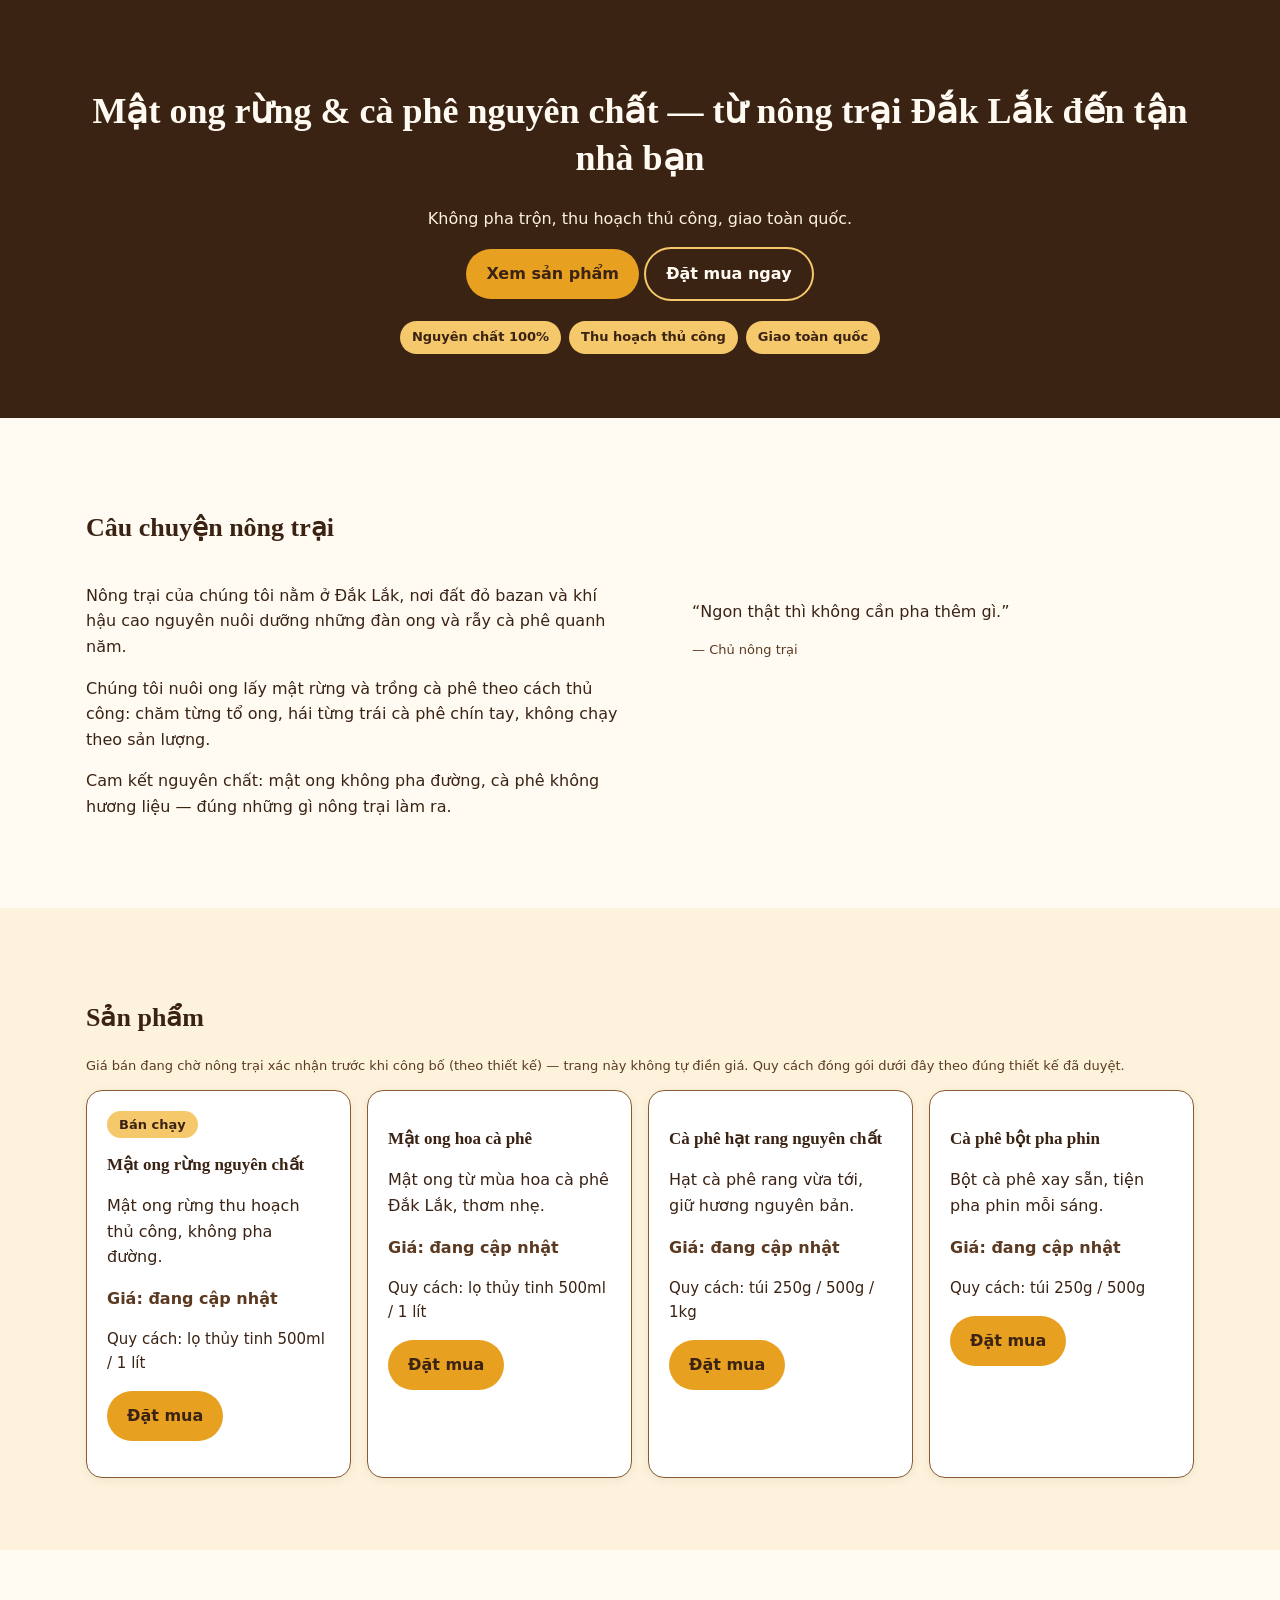
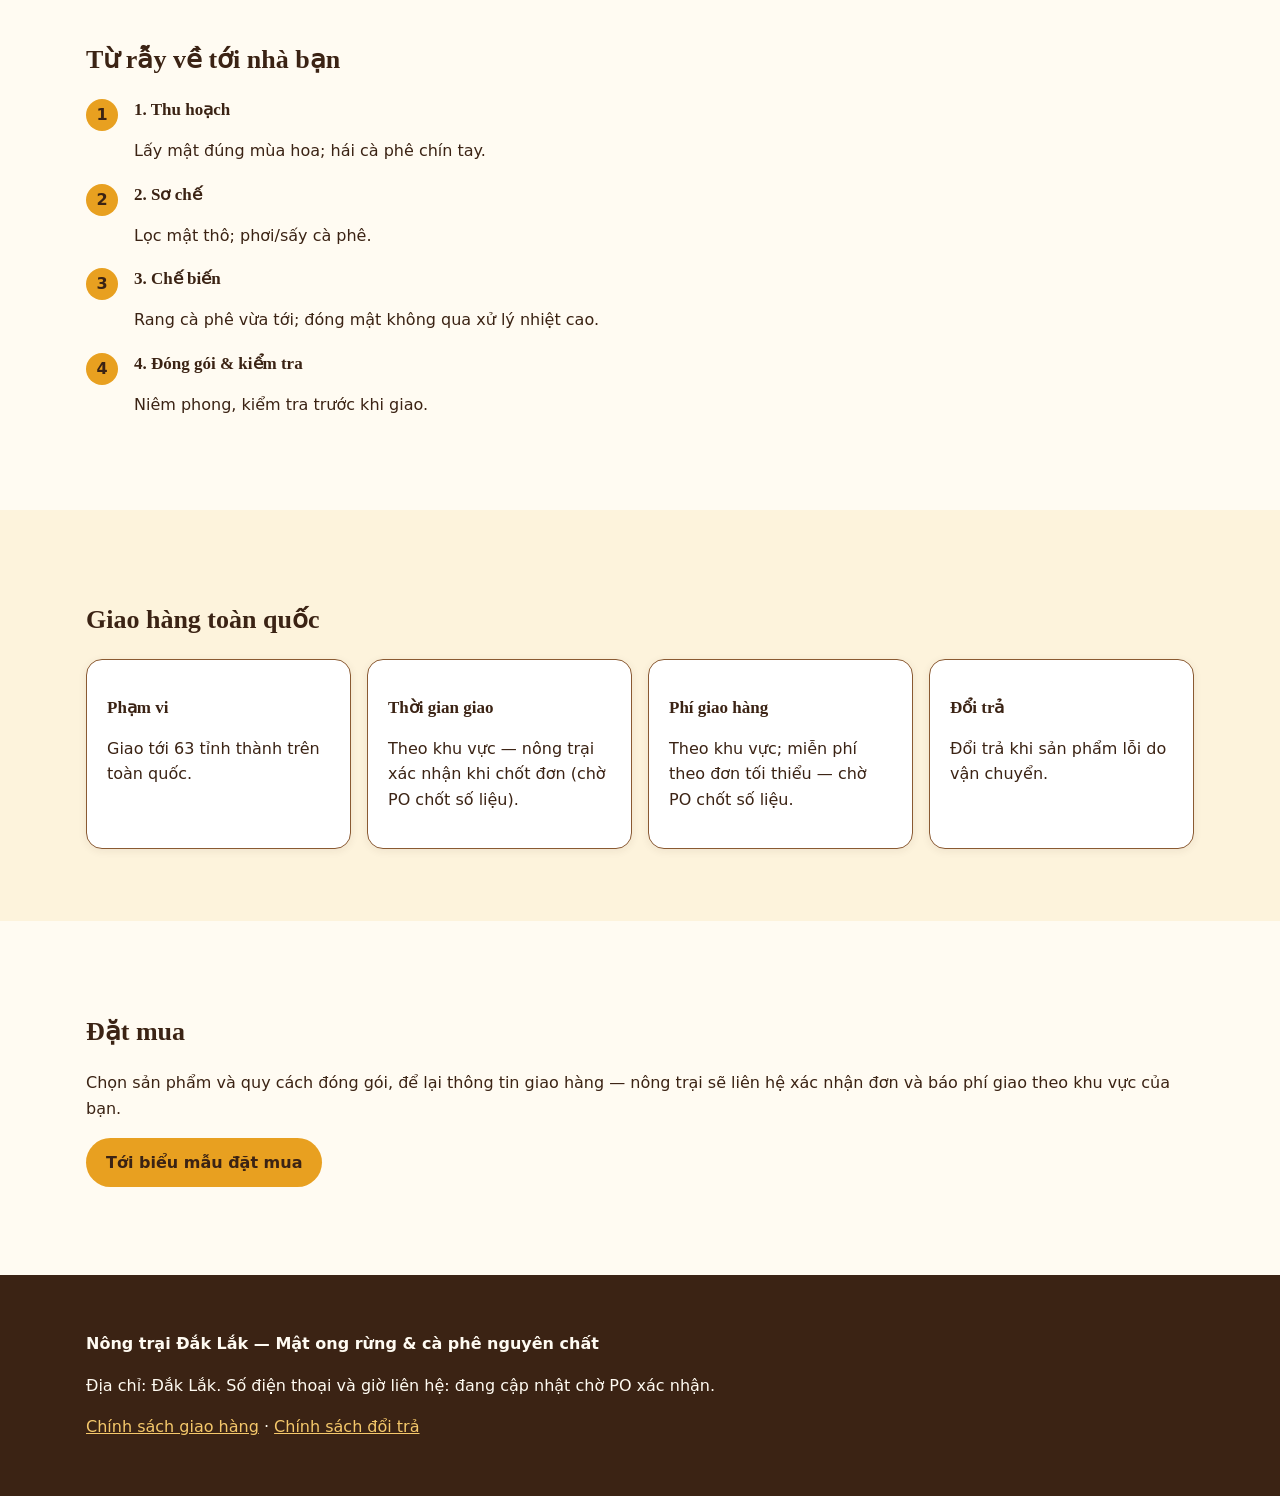
<file: index.html>
<!DOCTYPE html>
<html lang="vi">
<head>
<meta charset="UTF-8">
<meta name="viewport" content="width=device-width, initial-scale=1.0">
<title>Mật ong rừng &amp; cà phê nguyên chất — Nông trại Đắk Lắk</title>
<link rel="stylesheet" href="styles.css">
</head>
<body>
<header class="hero">
  <div class="container">
    <h1>Mật ong rừng &amp; cà phê nguyên chất — từ nông trại Đắk Lắk đến tận nhà bạn</h1>
    <p>Không pha trộn, thu hoạch thủ công, giao toàn quốc.</p>
    <p>
      <a class="btn btn-primary" href="#san-pham">Xem sản phẩm</a>
      <a class="btn btn-outline" href="dat-mua.html">Đặt mua ngay</a>
    </p>
    <div class="badges">
      <span class="badge">Nguyên chất 100%</span>
      <span class="badge">Thu hoạch thủ công</span>
      <span class="badge">Giao toàn quốc</span>
    </div>
  </div>
</header>
<main>
  <section id="cau-chuyen">
    <div class="container">
      <h2>Câu chuyện nông trại</h2>
      <div class="story">
        <div>
          <p>Nông trại của chúng tôi nằm ở Đắk Lắk, nơi đất đỏ bazan và khí hậu cao nguyên nuôi dưỡng những đàn ong và rẫy cà phê quanh năm.</p>
          <p>Chúng tôi nuôi ong lấy mật rừng và trồng cà phê theo cách thủ công: chăm từng tổ ong, hái từng trái cà phê chín tay, không chạy theo sản lượng.</p>
          <p>Cam kết nguyên chất: mật ong không pha đường, cà phê không hương liệu — đúng những gì nông trại làm ra.</p>
        </div>
        <blockquote><p>“Ngon thật thì không cần pha thêm gì.”</p><p class="note">— Chủ nông trại</p></blockquote>
      </div>
    </div>
  </section>

  <section id="san-pham">
    <div class="container">
      <h2>Sản phẩm</h2>
      <p class="note">Giá bán đang chờ nông trại xác nhận trước khi công bố (theo thiết kế) — trang này không tự điền giá. Quy cách đóng gói dưới đây theo đúng thiết kế đã duyệt.</p>
      <div class="grid grid-products">
        <article class="card">
          <span class="badge">Bán chạy</span>
          <h3>Mật ong rừng nguyên chất</h3>
          <p>Mật ong rừng thu hoạch thủ công, không pha đường.</p>
          <p class="price">Giá: đang cập nhật</p>
          <p class="pack">Quy cách: lọ thủy tinh 500ml / 1 lít</p>
          <p><a class="btn btn-primary" href="dat-mua.html?san-pham=mat-ong-rung">Đặt mua</a></p>
        </article>
        <article class="card">
          <h3>Mật ong hoa cà phê</h3>
          <p>Mật ong từ mùa hoa cà phê Đắk Lắk, thơm nhẹ.</p>
          <p class="price">Giá: đang cập nhật</p>
          <p class="pack">Quy cách: lọ thủy tinh 500ml / 1 lít</p>
          <p><a class="btn btn-primary" href="dat-mua.html?san-pham=mat-ong-hoa-ca-phe">Đặt mua</a></p>
        </article>
        <article class="card">
          <h3>Cà phê hạt rang nguyên chất</h3>
          <p>Hạt cà phê rang vừa tới, giữ hương nguyên bản.</p>
          <p class="price">Giá: đang cập nhật</p>
          <p class="pack">Quy cách: túi 250g / 500g / 1kg</p>
          <p><a class="btn btn-primary" href="dat-mua.html?san-pham=ca-phe-hat">Đặt mua</a></p>
        </article>
        <article class="card">
          <h3>Cà phê bột pha phin</h3>
          <p>Bột cà phê xay sẵn, tiện pha phin mỗi sáng.</p>
          <p class="price">Giá: đang cập nhật</p>
          <p class="pack">Quy cách: túi 250g / 500g</p>
          <p><a class="btn btn-primary" href="dat-mua.html?san-pham=ca-phe-bot">Đặt mua</a></p>
        </article>
      </div>
    </div>
  </section>

  <section id="quy-trinh">
    <div class="container">
      <h2>Từ rẫy về tới nhà bạn</h2>
      <div class="steps">
        <div class="step"><h3>1. Thu hoạch</h3><p>Lấy mật đúng mùa hoa; hái cà phê chín tay.</p></div>
        <div class="step"><h3>2. Sơ chế</h3><p>Lọc mật thô; phơi/sấy cà phê.</p></div>
        <div class="step"><h3>3. Chế biến</h3><p>Rang cà phê vừa tới; đóng mật không qua xử lý nhiệt cao.</p></div>
        <div class="step"><h3>4. Đóng gói &amp; kiểm tra</h3><p>Niêm phong, kiểm tra trước khi giao.</p></div>
      </div>
    </div>
  </section>

  <section id="giao-hang">
    <div class="container">
      <h2>Giao hàng toàn quốc</h2>
      <div class="grid grid-info">
        <div class="card"><h3>Phạm vi</h3><p>Giao tới 63 tỉnh thành trên toàn quốc.</p></div>
        <div class="card"><h3>Thời gian giao</h3><p>Theo khu vực — nông trại xác nhận khi chốt đơn (chờ PO chốt số liệu).</p></div>
        <div class="card"><h3>Phí giao hàng</h3><p>Theo khu vực; miễn phí theo đơn tối thiểu — chờ PO chốt số liệu.</p></div>
        <div class="card"><h3>Đổi trả</h3><p>Đổi trả khi sản phẩm lỗi do vận chuyển.</p></div>
      </div>
    </div>
  </section>

  <section id="dat-mua">
    <div class="container">
      <h2>Đặt mua</h2>
      <p>Chọn sản phẩm và quy cách đóng gói, để lại thông tin giao hàng — nông trại sẽ liên hệ xác nhận đơn và báo phí giao theo khu vực của bạn.</p>
      <p><a class="btn btn-primary" href="dat-mua.html">Tới biểu mẫu đặt mua</a></p>
    </div>
  </section>
</main>
<footer>
  <div class="container">
    <p><strong>Nông trại Đắk Lắk — Mật ong rừng &amp; cà phê nguyên chất</strong></p>
    <p>Địa chỉ: Đắk Lắk. Số điện thoại và giờ liên hệ: đang cập nhật chờ PO xác nhận.</p>
    <p><a href="#giao-hang">Chính sách giao hàng</a> · <a href="#giao-hang">Chính sách đổi trả</a></p>
  </div>
</footer>
<div class="sticky-cta"><a class="btn btn-primary" href="dat-mua.html">Đặt mua ngay</a></div>
</body>
</html>
</file>
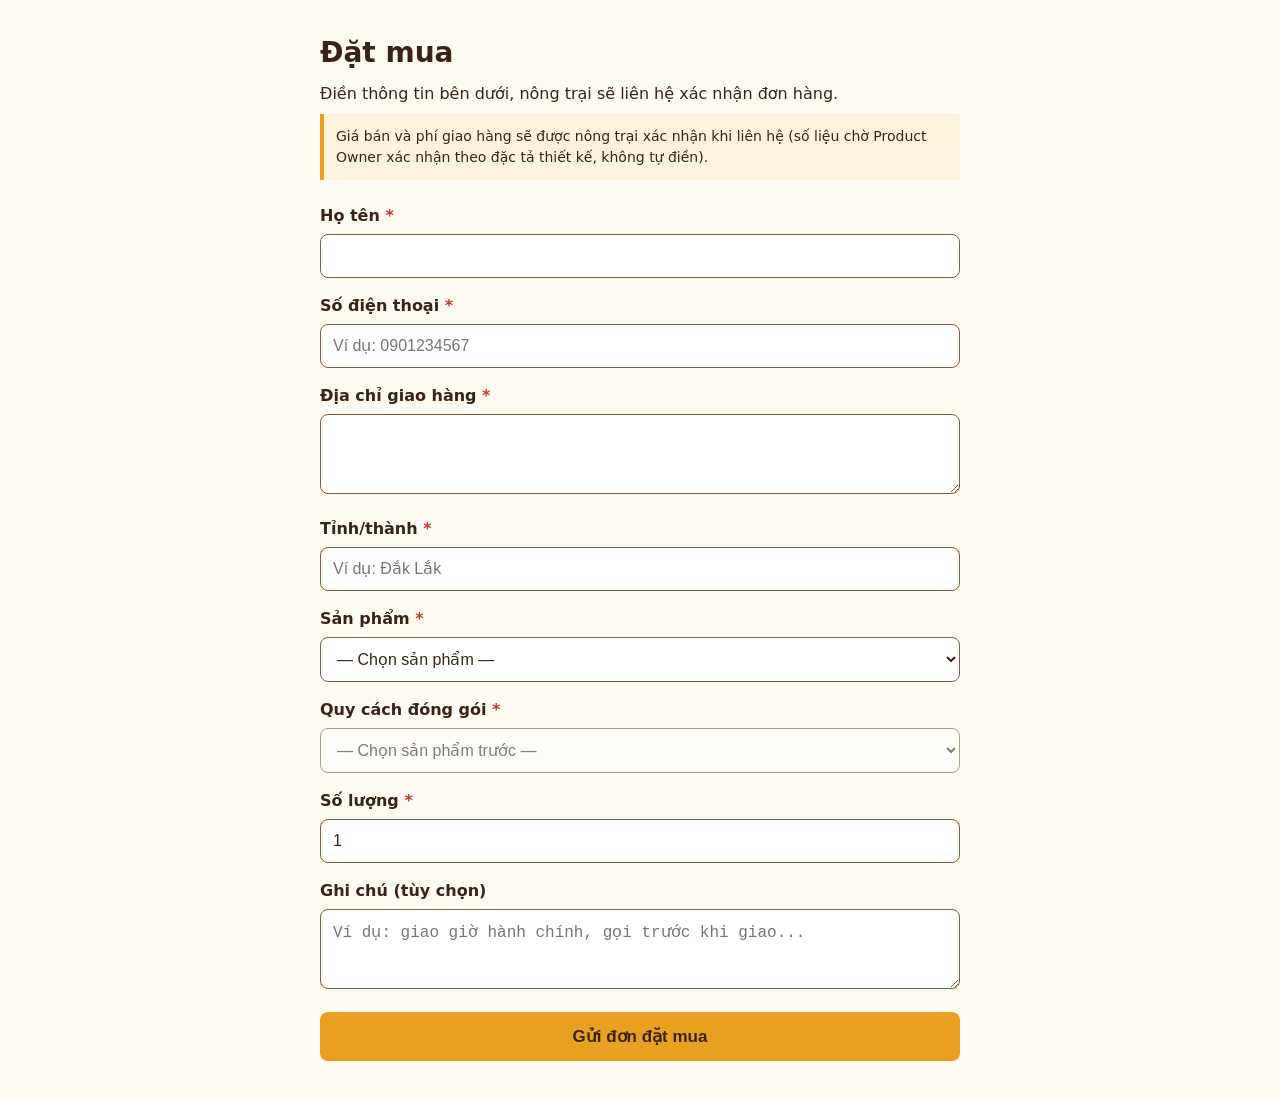
<file: dat-mua.html>
<!DOCTYPE html>
<html lang="vi">
<head>
<meta charset="UTF-8">
<meta name="viewport" content="width=device-width, initial-scale=1.0">
<title>Đặt mua — Nông trại Đắk Lắk: Mật ong rừng &amp; Cà phê nguyên chất</title>
<link rel="stylesheet" href="dat-mua.css">
</head>
<body>
<main class="page">
  <section class="order">
    <h1>Đặt mua</h1>
    <p class="intro">Điền thông tin bên dưới, nông trại sẽ liên hệ xác nhận đơn hàng.</p>
    <p class="note">Giá bán và phí giao hàng sẽ được nông trại xác nhận khi liên hệ (số liệu chờ Product Owner xác nhận theo đặc tả thiết kế, không tự điền).</p>

    <form id="order-form" novalidate>
      <div class="field">
        <label for="ho-ten">Họ tên <span aria-hidden="true">*</span></label>
        <input type="text" id="ho-ten" name="ho-ten" autocomplete="name" required>
        <p class="error" id="err-ho-ten" hidden></p>
      </div>

      <div class="field">
        <label for="so-dien-thoai">Số điện thoại <span aria-hidden="true">*</span></label>
        <input type="tel" id="so-dien-thoai" name="so-dien-thoai" autocomplete="tel"
               inputmode="numeric" placeholder="Ví dụ: 0901234567" required>
        <p class="error" id="err-so-dien-thoai" hidden></p>
      </div>

      <div class="field">
        <label for="dia-chi">Địa chỉ giao hàng <span aria-hidden="true">*</span></label>
        <textarea id="dia-chi" name="dia-chi" rows="3" autocomplete="street-address" required></textarea>
        <p class="error" id="err-dia-chi" hidden></p>
      </div>

      <div class="field">
        <label for="tinh-thanh">Tỉnh/thành <span aria-hidden="true">*</span></label>
        <input type="text" id="tinh-thanh" name="tinh-thanh" autocomplete="address-level1"
               placeholder="Ví dụ: Đắk Lắk" required>
        <p class="error" id="err-tinh-thanh" hidden></p>
      </div>

      <div class="field">
        <label for="san-pham">Sản phẩm <span aria-hidden="true">*</span></label>
        <select id="san-pham" name="san-pham" required>
          <option value="">— Chọn sản phẩm —</option>
          <option value="mat-ong-rung">Mật ong rừng nguyên chất</option>
          <option value="mat-ong-hoa-ca-phe">Mật ong hoa cà phê</option>
          <option value="ca-phe-hat">Cà phê hạt rang nguyên chất</option>
          <option value="ca-phe-bot">Cà phê bột pha phin</option>
        </select>
        <p class="error" id="err-san-pham" hidden></p>
      </div>

      <div class="field">
        <label for="quy-cach">Quy cách đóng gói <span aria-hidden="true">*</span></label>
        <select id="quy-cach" name="quy-cach" required disabled>
          <option value="">— Chọn sản phẩm trước —</option>
        </select>
        <p class="error" id="err-quy-cach" hidden></p>
      </div>

      <div class="field">
        <label for="so-luong">Số lượng <span aria-hidden="true">*</span></label>
        <input type="number" id="so-luong" name="so-luong" value="1" min="1" step="1"
               inputmode="numeric" required>
        <p class="error" id="err-so-luong" hidden></p>
      </div>

      <div class="field">
        <label for="ghi-chu">Ghi chú (tùy chọn)</label>
        <textarea id="ghi-chu" name="ghi-chu" rows="3"
                  placeholder="Ví dụ: giao giờ hành chính, gọi trước khi giao..."></textarea>
      </div>

      <p class="error form-error" id="err-form" hidden></p>

      <button type="submit" id="submit-btn">Gửi đơn đặt mua</button>
    </form>

    <section class="confirmation" id="confirmation" hidden aria-live="polite">
      <h2>Đã nhận đơn!</h2>
      <p>Đã nhận đơn — nông trại sẽ liên hệ xác nhận trong 24h.</p>
      <p>Mã đơn tạm: <strong id="ma-don"></strong></p>
      <dl id="tom-tat-don"></dl>
    </section>
  </section>
</main>
<script src="dat-mua.js"></script>
</body>
</html>
</file>
<file: styles.css>
:root{
  --honey-500:#E8A020; --honey-300:#F5C86B; --honey-100:#FDF3DC;
  --coffee-900:#3B2314; --coffee-700:#5C3A21; --coffee-500:#8A5A32;
  --cream:#FFFBF2; --white:#FFFFFF; --leaf:#4E7A3A;
}
*{box-sizing:border-box}
body{margin:0;background:var(--cream);color:var(--coffee-900);font-family:system-ui,-apple-system,"Segoe UI",Roboto,"Be Vietnam Pro",sans-serif;font-size:16px;line-height:1.6}
h1,h2,h3{font-family:Georgia,"Times New Roman",serif;color:var(--coffee-900);line-height:1.3}
h1{font-size:28px} h2{font-size:22px} h3{font-size:17px}
a{color:var(--coffee-700)}
.container{max-width:1140px;margin:0 auto;padding:0 16px}
section{padding:48px 0}
section:nth-of-type(even){background:var(--honey-100)}
.hero{background:var(--coffee-900);color:var(--cream);text-align:center;padding:64px 0}
.hero h1{color:var(--cream)}
.hero p{color:#FDF3DC}
.btn{display:inline-block;padding:12px 20px;border-radius:999px;text-decoration:none;font-weight:700}
.btn-primary{background:var(--honey-500);color:var(--coffee-900)}
.btn-outline{border:2px solid var(--honey-300);color:var(--cream)}
.badges{display:flex;gap:8px;flex-wrap:wrap;justify-content:center;margin-top:20px}
.badge{background:var(--honey-300);color:var(--coffee-900);padding:6px 12px;border-radius:999px;font-size:13px;font-weight:700}
.badge-leaf{background:var(--leaf);color:#fff}
.grid{display:grid;gap:16px}
.card{background:var(--white);border:1px solid var(--coffee-500);border-radius:16px;padding:20px;box-shadow:0 2px 8px rgba(59,35,20,.08)}
.card .price{font-weight:700;color:var(--coffee-700)}
.card .pack{font-size:15px}
.steps{counter-reset:step}
.step{position:relative;padding-left:48px;margin-bottom:20px}
.step::before{counter-increment:step;content:counter(step);position:absolute;left:0;top:0;width:32px;height:32px;border-radius:50%;background:var(--honey-500);color:var(--coffee-900);font-weight:700;display:flex;align-items:center;justify-content:center}
.note{font-size:13px;color:var(--coffee-700)}
footer{background:var(--coffee-900);color:var(--cream);padding:40px 0}
footer a{color:var(--honey-300)}
.sticky-cta{position:fixed;left:0;right:0;bottom:0;background:var(--white);border-top:1px solid var(--coffee-500);padding:10px 16px;text-align:center;z-index:10}
.sticky-cta .btn{width:100%}
main{padding-bottom:72px}
@media(min-width:768px){
  .grid-products{grid-template-columns:repeat(2,1fr)}
  .grid-info{grid-template-columns:repeat(2,1fr)}
  h1{font-size:36px} h2{font-size:26px}
  .story{display:grid;grid-template-columns:1fr 1fr;gap:24px;align-items:start}
  .sticky-cta{display:none} main{padding-bottom:0}
}
@media(min-width:1024px){
  .grid-products{grid-template-columns:repeat(4,1fr)}
  .grid-info{grid-template-columns:repeat(4,1fr)}
  section{padding:72px 0}
}
</file>
<file: dat-mua.css>
/* Biểu mẫu đặt mua. Tokens màu theo đặc tả thiết kế (vàng mật ong + nâu cà phê). */
:root {
  --honey-500: #E8A020;
  --honey-300: #F5C86B;
  --honey-100: #FDF3DC;
  --coffee-900: #3B2314;
  --coffee-700: #5C3A21;
  --coffee-500: #8A5A32;
  --cream: #FFFBF2;
  --white: #FFFFFF;
  --danger: #C0392B;
}

* { box-sizing: border-box; }

body {
  margin: 0;
  background: var(--cream);
  color: var(--coffee-900);
  font-family: "Be Vietnam Pro", system-ui, sans-serif;
  font-size: 16px;
  line-height: 1.5;
}

.page { padding: 16px; }

.order { max-width: 640px; margin: 0 auto; }

h1 { font-size: 28px; margin: 0 0 8px; }
h2 { font-size: 22px; margin: 0 0 8px; }

.intro { margin: 0 0 8px; }
.note {
  background: var(--honey-100);
  border-left: 4px solid var(--honey-500);
  padding: 12px;
  font-size: 14px;
  margin: 0 0 24px;
}

.field { margin-bottom: 16px; }

label { display: block; font-weight: 700; margin-bottom: 6px; }
label span { color: var(--danger); }

input, select, textarea {
  width: 100%;
  padding: 12px;
  font-size: 16px;
  border: 1px solid var(--coffee-500);
  border-radius: 8px;
  background: var(--white);
  color: var(--coffee-900);
}

input:disabled, select:disabled { opacity: 0.6; }

.error {
  color: var(--danger);
  font-size: 14px;
  margin: 6px 0 0;
}

button[type="submit"] {
  width: 100%;
  padding: 14px;
  font-size: 17px;
  font-weight: 700;
  color: var(--coffee-900);
  background: var(--honey-500);
  border: none;
  border-radius: 8px;
  cursor: pointer;
}

button[type="submit"]:disabled { opacity: 0.6; cursor: default; }

.confirmation {
  margin-top: 24px;
  background: var(--honey-100);
  border: 1px solid var(--honey-500);
  border-radius: 12px;
  padding: 16px;
}

.confirmation dl { margin: 12px 0 0; }
.confirmation dt { font-weight: 700; margin-top: 8px; }
.confirmation dd { margin: 0; }

@media (min-width: 768px) {
  .page { padding: 32px; }
}
</file>
